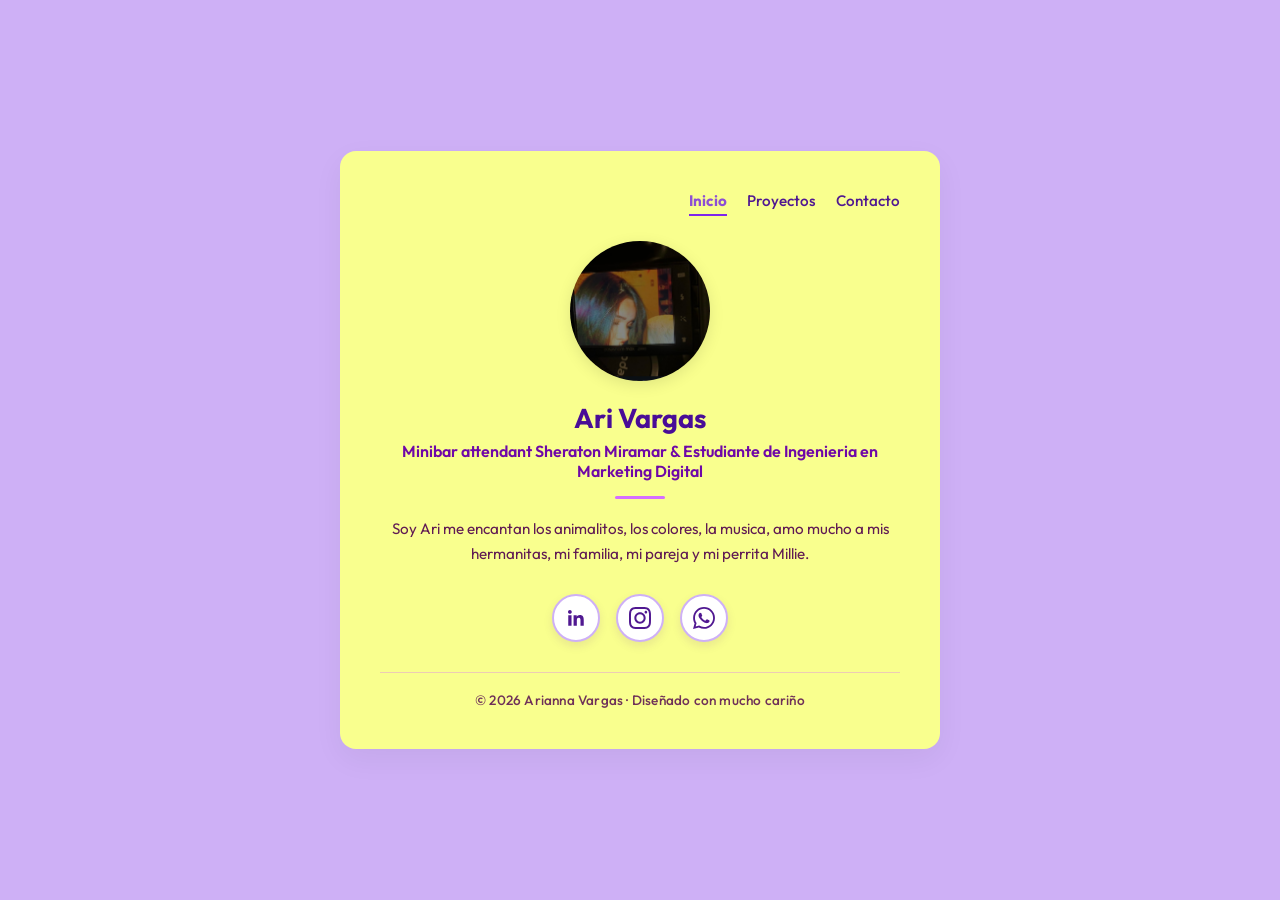
<file: index.html>
<!DOCTYPE html>
<html lang="es">

<head>
    <meta charset="UTF-8">
    <meta name="viewport" content="width=device-width, initial-scale=1.0">
    <title>Mi Portafolio - Tarjeta de Presentación</title>
    <!-- Vinculación del archivo CSS externo -->
    <link rel="stylesheet" href="css/style.css">
    <!-- Librería AOS para animaciones al hacer scroll -->
    <link rel="stylesheet" href="https://unpkg.com/aos@next/dist/aos.css" />
    <!-- Opcional: Tipografía desde Google Fonts (Outfit) -->
    <link rel="preconnect" href="https://fonts.googleapis.com">
    <link rel="preconnect" href="https://fonts.gstatic.com" crossorigin>
    <link href="https://fonts.googleapis.com/css2?family=Outfit:wght@300;400;600;700&display=swap" rel="stylesheet">
</head>

<body>

    <!-- CONTENEDOR CENTRAL (TARJETA) -->
    <main class="card">
        <!-- Encabezado con Menú de Navegación Superior -->
        <header class="main-header">
            <nav class="nav-menu">
                <a href="index.html" class="nav-link active">Inicio</a>
                <a href="proyectos.html" class="nav-link">Proyectos</a>
                <a href="contacto.html" class="nav-link">Contacto</a>
            </nav>
        </header>

        <!-- Sección Foto de perfil con animación AOS -->
        <section id="avatar" data-aos="zoom-in" data-aos-duration="900">
            <img src="img/avatar.jpeg" alt="Foto de perfil de Arianna Vargas">
        </section>

        <!-- Sección Nombre, rol y biografía -->
        <header id="bio" data-aos="fade-up" data-aos-delay="100">
            <h1>Ari Vargas</h1>
            <p class="rol">Minibar attendant Sheraton Miramar & Estudiante de Ingenieria en Marketing Digital</p>
            <hr>
            <p class="descripcion">
                Soy Ari me encantan los animalitos, los colores, la musica, amo mucho a mis hermanitas, mi familia, mi
                pareja y mi perrita Millie.
            </p>
            </section>

            <!-- Sección Enlaces y botones de redes sociales -->
            <section id="links" data-aos="fade-up" data-aos-delay="200">
                <a href="https://www.linkedin.com/in/arianna-vargas-jiménez-210b1036b/" target="_blank"
                    class="btn-social linkedin" aria-label="LinkedIn" title="LinkedIn">
                    <svg xmlns="http://www.w3.org/2000/svg" width="22" height="22" viewBox="0 0 24 24"
                        fill="currentColor">
                        <path
                            d="M20.447 20.452h-3.554v-5.569c0-1.328-.027-3.037-1.852-3.037-1.853 0-2.136 1.445-2.136 2.939v5.667H9.351V9h3.414v1.561h.046c.477-.9 1.637-1.85 3.37-1.85 3.601 0 4.267 2.37 4.267 5.455v6.286zM5.337 7.433c-1.144 0-2.063-.926-2.063-2.065 0-1.138.92-2.063 2.063-2.063 1.14 0 2.064.925 2.064 2.063 0 1.139-.925 2.065-2.064 2.065zm1.782 13.019H3.555V9h3.564v11.452z" />
                    </svg>
                </a>
                <a href="https://www.instagram.com/mnk.arii/" target="_blank" class="btn-social instagram"
                    aria-label="Instagram" title="Instagram">
                    <svg xmlns="http://www.w3.org/2000/svg" width="22" height="22" viewBox="0 0 24 24"
                        fill="currentColor">
                        <path
                            d="M12 2.163c3.204 0 3.584.012 4.85.07 3.252.148 4.771 1.691 4.919 4.919.058 1.265.069 1.645.069 4.849 0 3.205-.012 3.584-.069 4.849-.149 3.225-1.664 4.771-4.919 4.919-1.266.058-1.644.07-4.85.07-3.204 0-3.584-.012-4.849-.07-3.26-.149-4.771-1.699-4.919-4.92-.058-1.265-.07-1.644-.07-4.849 0-3.204.013-3.583.07-4.849.149-3.227 1.664-4.771 4.919-4.919 1.266-.057 1.645-.069 4.849-.069zm0-2.163c-3.259 0-3.667.014-4.947.072-4.358.2-6.78 2.618-6.98 6.98-.059 1.281-.073 1.689-.073 4.948 0 3.259.014 3.668.072 4.948.2 4.358 2.618 6.78 6.98 6.98 1.281.058 1.689.072 4.948.072 3.259 0 3.668-.014 4.948-.072 4.354-.2 6.782-2.618 6.979-6.98.059-1.28.073-1.689.073-4.948 0-3.259-.014-3.667-.072-4.947-.196-4.354-2.617-6.78-6.979-6.98-1.281-.059-1.69-.073-4.949-.073zm0 5.838c-3.403 0-6.162 2.759-6.162 6.162s2.759 6.163 6.162 6.163 6.162-2.759 6.162-6.163c0-3.403-2.759-6.162-6.162-6.162zm0 10.162c-2.209 0-4-1.79-4-4 0-2.209 1.791-4 4-4s4 1.791 4 4c0 2.21-1.791 4-4 4zm6.406-11.845c-.796 0-1.441.645-1.441 1.44s.645 1.44 1.441 1.44c.795 0 1.439-.645 1.439-1.44s-.644-1.44-1.439-1.44z" />
                    </svg>
                </a>
                <a href="https://wa.me/56926053711" target="_blank" class="btn-social whatsapp" aria-label="WhatsApp"
                    title="WhatsApp">
                    <svg xmlns="http://www.w3.org/2000/svg" width="22" height="22" viewBox="0 0 24 24"
                        fill="currentColor">
                        <path
                            d="M.057 24l1.687-6.163c-1.041-1.804-1.588-3.849-1.587-5.946.003-6.556 5.338-11.891 11.893-11.891 3.181.001 6.167 1.24 8.413 3.488 2.245 2.248 3.481 5.236 3.48 8.414-.003 6.557-5.338 11.892-11.893 11.892-1.99-.001-3.951-.5-5.688-1.448l-6.305 1.654zm6.597-3.807c1.676.995 3.276 1.591 5.392 1.592 5.448 0 9.886-4.434 9.889-9.885.002-5.462-4.415-9.89-9.881-9.892-5.452 0-9.887 4.434-9.889 9.884-.001 2.225.651 3.891 1.746 5.634l-.999 3.648 3.742-.981zm11.387-5.464c-.074-.124-.272-.198-.57-.347-.297-.149-1.758-.868-2.031-.967-.272-.099-.47-.149-.669.149-.198.297-.768.967-.941 1.165-.173.198-.347.223-.644.074-.297-.149-1.255-.462-2.39-1.475-.883-.788-1.48-1.761-1.653-2.059-.173-.297-.018-.458.13-.606.134-.133.297-.347.446-.521.151-.172.2-.296.3-.495.099-.198.05-.372-.025-.521-.075-.148-.669-1.611-.916-2.206-.242-.579-.487-.501-.669-.51l-.57-.01c-.198 0-.52.074-.792.372s-1.04 1.016-1.04 2.479 1.065 2.876 1.213 3.074c.149.198 2.095 3.2 5.076 4.487.709.306 1.263.489 1.694.626.712.226 1.36.194 1.872.118.571-.085 1.758-.719 2.006-1.413.248-.695.248-1.29.173-1.414z" />
                    </svg>
                </a>
            </section>

            <!-- Pie de página semántico con animación AOS -->
            <footer class="site-footer" data-aos="fade-up" data-aos-delay="300">
                <p>&copy; 2026 Arianna Vargas · Diseñado con mucho cariño</p>
            </footer>

    </main>

    <!-- Librería JavaScript de AOS -->
    <script src="https://unpkg.com/aos@next/dist/aos.js"></script>
    <script>
        AOS.init({
            duration: 800,
            once: true
        });
    </script>

</body>

</html>
</file>
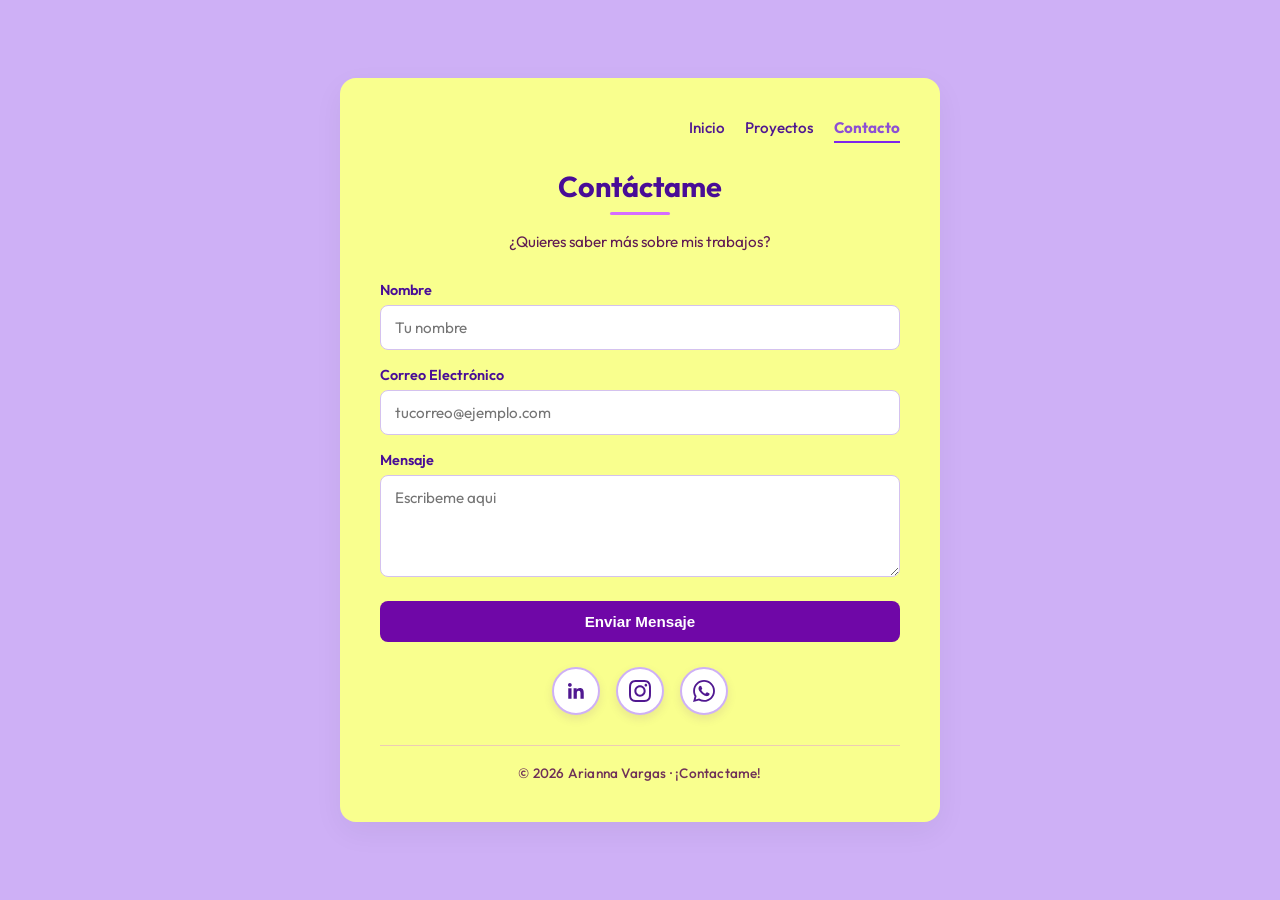
<file: contacto.html>
<!DOCTYPE html>
<html lang="es">

<head>
    <meta charset="UTF-8">
    <meta name="viewport" content="width=device-width, initial-scale=1.0">
    <title>Contacto - Arianna Vargas</title>
    <!-- Vinculación del archivo CSS externo -->
    <link rel="stylesheet" href="css/style.css">
    <!-- Librería AOS para animaciones al hacer scroll -->
    <link rel="stylesheet" href="https://unpkg.com/aos@next/dist/aos.css" />
    <!-- Tipografía desde Google Fonts (Outfit) -->
    <link rel="preconnect" href="https://fonts.googleapis.com">
    <link rel="preconnect" href="https://fonts.gstatic.com" crossorigin>
    <link href="https://fonts.googleapis.com/css2?family=Outfit:wght@300;400;600;700&display=swap" rel="stylesheet">
</head>

<body>

    <!-- CONTENEDOR CENTRAL (TARJETA CONTACTO) -->
    <main class="card card-contacto">

        <!-- Encabezado con Menú de Navegación Superior -->
        <header class="main-header">
            <nav class="nav-menu">
                <a href="index.html" class="nav-link">Inicio</a>
                <a href="proyectos.html" class="nav-link">Proyectos</a>
                <a href="contacto.html" class="nav-link active">Contacto</a>
            </nav>
        </header>

        <!-- Sección de Contacto -->
        <section class="contact-container">
            <h2 data-aos="fade-down">Contáctame</h2>
            <hr class="divider">
            <p class="section-desc">¿Quieres saber más sobre mis trabajos?</p>

            <form class="contact-form" action="#" method="POST" data-aos="zoom-in" data-aos-delay="100"
                onsubmit="event.preventDefault(); alert('¡Gracias por tu mensaje! Pronto me pondré en contacto.');">
                <div class="form-group">
                    <label for="nombre">Nombre</label>
                    <input type="text" id="nombre" name="nombre" placeholder="Tu nombre" required>
                </div>

                <div class="form-group">
                    <label for="email">Correo Electrónico</label>
                    <input type="email" id="email" name="email" placeholder="tucorreo@ejemplo.com" required>
                </div>

                <div class="form-group">
                    <label for="mensaje">Mensaje</label>
                    <textarea id="mensaje" name="mensaje" rows="4" placeholder="Escribeme aqui" required></textarea>
                </div>

                <button type="submit" class="btn-submit">Enviar Mensaje</button>
            </form>

            <div id="links" style="margin-top: 25px;" data-aos="fade-up" data-aos-delay="200">
                <a href="https://www.linkedin.com/in/arianna-vargas-jiménez-210b1036b/" target="_blank"
                    class="btn-social linkedin" aria-label="LinkedIn" title="LinkedIn">
                    <svg xmlns="http://www.w3.org/2000/svg" width="22" height="22" viewBox="0 0 24 24"
                        fill="currentColor">
                        <path
                            d="M20.447 20.452h-3.554v-5.569c0-1.328-.027-3.037-1.852-3.037-1.853 0-2.136 1.445-2.136 2.939v5.667H9.351V9h3.414v1.561h.046c.477-.9 1.637-1.85 3.37-1.85 3.601 0 4.267 2.37 4.267 5.455v6.286zM5.337 7.433c-1.144 0-2.063-.926-2.063-2.065 0-1.138.92-2.063 2.063-2.063 1.14 0 2.064.925 2.064 2.063 0 1.139-.925 2.065-2.064 2.065zm1.782 13.019H3.555V9h3.564v11.452z" />
                    </svg>
                </a>
                <a href="https://www.instagram.com/mnk.arii/" target="_blank" class="btn-social instagram"
                    aria-label="Instagram" title="Instagram">
                    <svg xmlns="http://www.w3.org/2000/svg" width="22" height="22" viewBox="0 0 24 24"
                        fill="currentColor">
                        <path
                            d="M12 2.163c3.204 0 3.584.012 4.85.07 3.252.148 4.771 1.691 4.919 4.919.058 1.265.069 1.645.069 4.849 0 3.205-.012 3.584-.069 4.849-.149 3.225-1.664 4.771-4.919 4.919-1.266.058-1.644.07-4.85.07-3.204 0-3.584-.012-4.849-.07-3.26-.149-4.771-1.699-4.919-4.92-.058-1.265-.07-1.644-.07-4.849 0-3.204.013-3.583.07-4.849.149-3.227 1.664-4.771 4.919-4.919 1.266-.057 1.645-.069 4.849-.069zm0-2.163c-3.259 0-3.667.014-4.947.072-4.358.2-6.78 2.618-6.98 6.98-.059 1.281-.073 1.689-.073 4.948 0 3.259.014 3.668.072 4.948.2 4.358 2.618 6.78 6.98 6.98 1.281.058 1.689.072 4.948.072 3.259 0 3.668-.014 4.948-.072 4.354-.2 6.782-2.618 6.979-6.98.059-1.28.073-1.689.073-4.948 0-3.259-.014-3.667-.072-4.947-.196-4.354-2.617-6.78-6.979-6.98-1.281-.059-1.69-.073-4.949-.073zm0 5.838c-3.403 0-6.162 2.759-6.162 6.162s2.759 6.163 6.162 6.163 6.162-2.759 6.162-6.163c0-3.403-2.759-6.162-6.162-6.162zm0 10.162c-2.209 0-4-1.79-4-4 0-2.209 1.791-4 4-4s4 1.791 4 4c0 2.21-1.791 4-4 4zm6.406-11.845c-.796 0-1.441.645-1.441 1.44s.645 1.44 1.441 1.44c.795 0 1.439-.645 1.439-1.44s-.644-1.44-1.439-1.44z" />
                    </svg>
                </a>
                <a href="https://wa.me/56926053711" target="_blank" class="btn-social whatsapp" aria-label="WhatsApp"
                    title="WhatsApp">
                    <svg xmlns="http://www.w3.org/2000/svg" width="22" height="22" viewBox="0 0 24 24"
                        fill="currentColor">
                        <path
                            d="M.057 24l1.687-6.163c-1.041-1.804-1.588-3.849-1.587-5.946.003-6.556 5.338-11.891 11.893-11.891 3.181.001 6.167 1.24 8.413 3.488 2.245 2.248 3.481 5.236 3.48 8.414-.003 6.557-5.338 11.892-11.893 11.892-1.99-.001-3.951-.5-5.688-1.448l-6.305 1.654zm6.597-3.807c1.676.995 3.276 1.591 5.392 1.592 5.448 0 9.886-4.434 9.889-9.885.002-5.462-4.415-9.89-9.881-9.892-5.452 0-9.887 4.434-9.889 9.884-.001 2.225.651 3.891 1.746 5.634l-.999 3.648 3.742-.981zm11.387-5.464c-.074-.124-.272-.198-.57-.347-.297-.149-1.758-.868-2.031-.967-.272-.099-.47-.149-.669.149-.198.297-.768.967-.941 1.165-.173.198-.347.223-.644.074-.297-.149-1.255-.462-2.39-1.475-.883-.788-1.48-1.761-1.653-2.059-.173-.297-.018-.458.13-.606.134-.133.297-.347.446-.521.151-.172.2-.296.3-.495.099-.198.05-.372-.025-.521-.075-.148-.669-1.611-.916-2.206-.242-.579-.487-.501-.669-.51l-.57-.01c-.198 0-.52.074-.792.372s-1.04 1.016-1.04 2.479 1.065 2.876 1.213 3.074c.149.198 2.095 3.2 5.076 4.487.709.306 1.263.489 1.694.626.712.226 1.36.194 1.872.118.571-.085 1.758-.719 2.006-1.413.248-.695.248-1.29.173-1.414z" />
                    </svg>
                </a>
            </div>
        </section>

        <!-- Pie de página semántico con animación AOS -->
        <footer class="site-footer" data-aos="fade-up" data-aos-delay="300">
            <p>&copy; 2026 Arianna Vargas · ¡Contactame!</p>
        </footer>

    </main>

    <!-- Librería JavaScript de AOS -->
    <script src="https://unpkg.com/aos@next/dist/aos.js"></script>
    <script>
        AOS.init({
            duration: 800,
            once: true
        });
    </script>

</body>

</html>
</file>
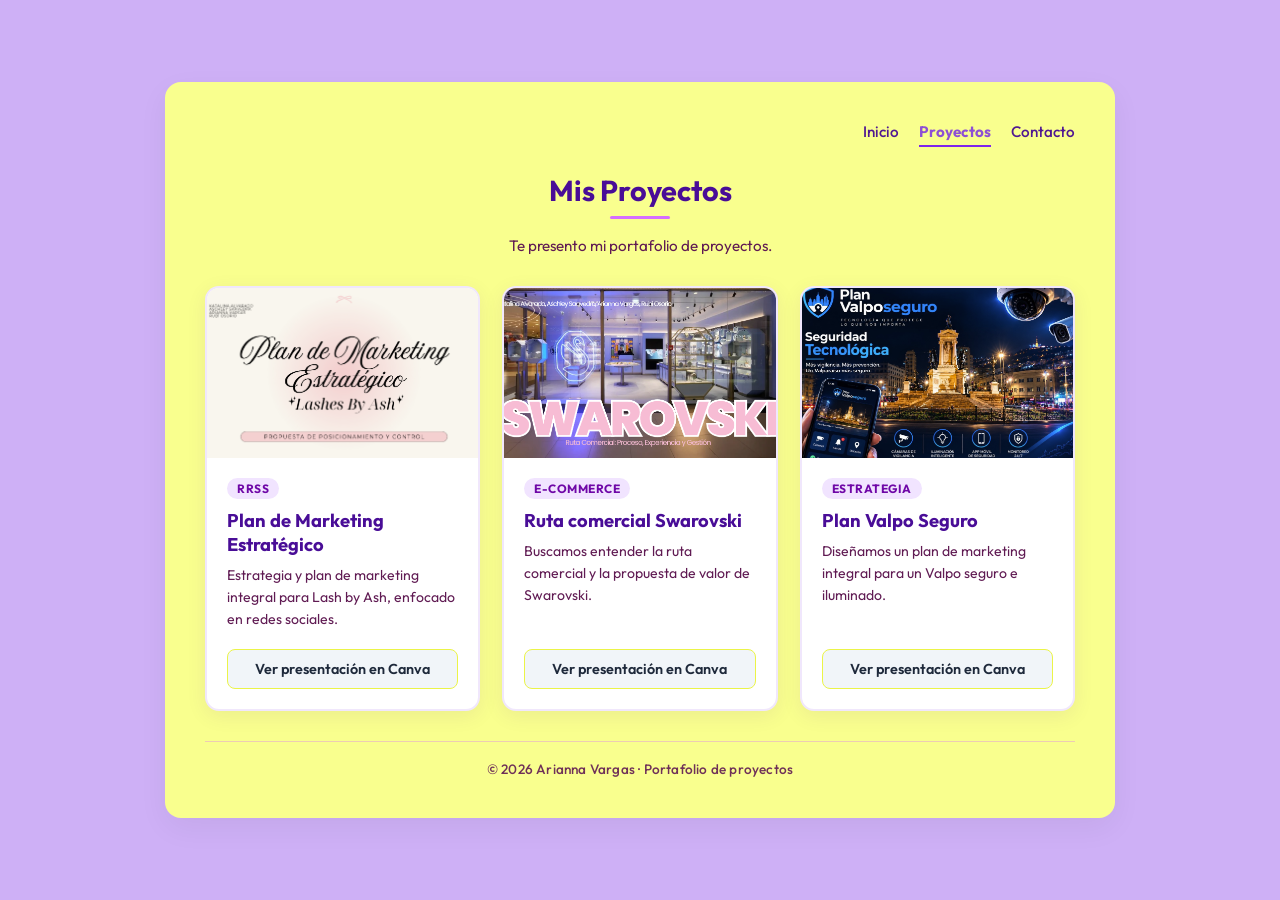
<file: proyectos.html>
<!DOCTYPE html>
<html lang="es">

<head>
    <meta charset="UTF-8">
    <meta name="viewport" content="width=device-width, initial-scale=1.0">
    <title>Mis Proyectos - Arianna Vargas</title>
    <!-- Vinculación del archivo CSS externo -->
    <link rel="stylesheet" href="css/style.css">
    <!-- Librería AOS para animaciones al hacer scroll -->
    <link rel="stylesheet" href="https://unpkg.com/aos@next/dist/aos.css" />
    <!-- Tipografía desde Google Fonts (Outfit) -->
    <link rel="preconnect" href="https://fonts.googleapis.com">
    <link rel="preconnect" href="https://fonts.gstatic.com" crossorigin>
    <link href="https://fonts.googleapis.com/css2?family=Outfit:wght@300;400;600;700&display=swap" rel="stylesheet">
</head>

<body>

    <!-- CONTENEDOR CENTRAL (TARJETA PROYECTOS) -->
    <main class="card card-proyectos">

        <!-- Encabezado con Menú de Navegación común -->
        <header class="main-header">
            <nav class="nav-menu">
                <a href="index.html" class="nav-link">Inicio</a>
                <a href="proyectos.html" class="nav-link active">Proyectos</a>
                <a href="contacto.html" class="nav-link">Contacto</a>
            </nav>
        </header>

        <!-- Sección de Proyectos -->
        <section class="projects-container">
            <h2 data-aos="fade-down">Mis Proyectos</h2>
            <hr class="divider">
            <p class="section-desc">Te presento mi portafolio de proyectos.</p>

            <div class="projects-grid">
                <!-- Proyecto 1: Social Ads -->
                <article class="project-card" data-aos="fade-up" data-aos-delay="100">
                    <img src="img/Proyecto 1.png" alt="Lash by Ash">
                    <div class="project-info">
                        <span class="project-tag">RRSS</span>
                        <h3>Plan de Marketing Estratégico</h3>
                        <p>Estrategia y plan de marketing integral para Lash by Ash, enfocado en redes sociales.</p>
                        <a href="https://www.canva.com/design/DAHPNbspm8A/bP6kl9DsBf-o7aCKsM9HSw/edit" target="_blank"
                            class="btn-link">Ver presentación en Canva</a>
                    </div>
                </article>

                <!-- Proyecto 2: Google Ads -->
                <article class="project-card" data-aos="fade-up" data-aos-delay="200">
                    <img src="img/Proyecto 2.png" alt="Swarovski">
                    <div class="project-info">
                        <span class="project-tag">E-commerce</span>
                        <h3>Ruta comercial Swarovski</h3>
                        <p>Buscamos entender la ruta comercial y la propuesta de valor de Swarovski.</p>
                        <a href="https://www.canva.com/design/DAHOdAKuPGY/lU3Lw97rkO08gcCwKMSHAA/edit" target="_blank"
                            class="btn-link">Ver presentación en Canva</a>
                    </div>
                </article>

                <!-- Proyecto 3: Landing Page -->
                <article class="project-card" data-aos="fade-up" data-aos-delay="300">
                    <img src="img/Proyecto 3.png" alt="Plan Valpo Seguro">
                    <div class="project-info">
                        <span class="project-tag">Estrategia </span>
                        <h3>Plan Valpo Seguro</h3>
                        <p>Diseñamos un plan de marketing integral para un Valpo seguro e iluminado.</p>
                        <a href="https://www.canva.com/design/DAHUuCc9e1U/1phsu04-NOrcLoqruPWzNA/edit" target="_blank"
                            class="btn-link">Ver presentación en Canva</a>
                    </div>
                </article>

            </div>
        </section>

        <!-- Pie de página semántico con animación AOS -->
        <footer class="site-footer" data-aos="fade-up" data-aos-delay="400">
            <p>&copy; 2026 Arianna Vargas · Portafolio de proyectos </p>
        </footer>

    </main>

    <!-- Librería JavaScript de AOS -->
    <script src="https://unpkg.com/aos@next/dist/aos.js"></script>
    <script>
        AOS.init({
            duration: 800,
            once: true
        });
    </script>

</body>

</html>
</file>
<file: css/style.css>
/* ==========================================================================
   1. RESET Y ESTILOS GENERALES
   ========================================================================== */
* {
    margin: 0;
    padding: 0;
    box-sizing: border-box;
    /* Permite calcular bordes y paddings dentro del tamaño del elemento */
}

html,
body {
    overflow-x: hidden;
}

body {
    font-family: 'Outfit', 'Arial', sans-serif;
    background-color: #ceb0f6;
    /* Color de fondo de la página */

    /* ESTRUCTURA DE CENTRADO (FLEXBOX) */
    display: flex;
    justify-content: center;
    /* Centra la tarjeta horizontalmente */
    align-items: center;
    /* Centra la tarjeta verticalmente */

    min-height: 100vh;
    /* Fuerza al body a ocupar todo el alto de la pantalla visible */
    padding: 20px;
    /* Colchón de seguridad para que la tarjeta no choque en celulares */
}

/* ==========================================================================
   2. CONTENEDOR CENTRAL RESPONSIVO (CARD)
   ========================================================================== */
.card {
    background-color: #f9ff8e;

    /* RESPONSIVIDAD */
    width: 90%;
    /* Ocupará el 90% de la pantalla en dispositivos móviles */
    max-width: 600px;
    /* En pantallas grandes, se detendrá y no medirá más de 600px */

    border-radius: 16px;
    box-shadow: 0 10px 30px rgba(0, 0, 0, 0.05);
    /* Sombra suave para dar profundidad */
    padding: 40px;
    text-align: center;
    /* Centra los textos que pongas dentro por defecto */
}

/* ==========================================================================
   3. MENÚ DE NAVEGACIÓN SUPERIOR
   ========================================================================== */
.nav-menu {
    display: flex;
    justify-content: flex-end;
    /* Alinea los enlaces a la derecha */
    gap: 20px;
    /* Espacio entre cada enlace */
    margin-bottom: 25px;
    /* Separación con el avatar */
}

.nav-link {
    text-decoration: none;
    /* Quita el subrayado */
    color: #501891;
    /* Color gris moderno */
    font-size: 0.95rem;
    font-weight: 500;
    transition: color 0.3s ease;
    padding-bottom: 4px;
}

.nav-link:hover {
    color: #7c09ef;
    /* Color al pasar el mouse */
}

.nav-link.active {
    color: #8d4fd4;
    font-weight: 700;
    border-bottom: 2px solid #7e25eb;
    /* Línea indicadora de página actual */
}

/* ==========================================================================
   4. FOTO DE PERFIL / AVATAR
   ========================================================================== */
#avatar {
    margin: 0 auto 20px;
    /* Centra el contenedor horizontalmente */
    width: 140px;
    /* Tamaño fijo para que no se deforme */
    height: 140px;
}

#avatar img {
    width: 100%;
    height: 100%;
    border-radius: 50%;
    /* Convierte la imagen en círculo perfecto */
    object-fit: cover;
    /* Evita que la foto se estire */
    box-shadow: 0 4px 15px rgba(0, 0, 0, 0.1);
    /* Sombra elegante */
}

/* ==========================================================================
   5. JERARQUÍA DE TEXTOS Y BIOGRAFÍA
   ========================================================================== */
#bio h1 {
    font-size: 1.7rem;
    color: #490d97;
    /* Azul oscuro / casi negro legible */
    margin-bottom: 6px;
}

#bio .rol {
    font-size: 1rem;
    color: #6f07a7;
    /* Color de acento */
    font-weight: 600;
    margin-bottom: 15px;
}

#bio hr {
    width: 50px;
    /* Ancho corto para la línea decorativa */
    height: 3px;
    background-color: #d66eff;
    /* Mismo color de acento */
    border: none;
    border-radius: 3px;
    margin: 0 auto 18px;
    /* Centrada */
}

#bio .descripcion {
    font-size: 0.95rem;
    line-height: 1.6;
    /* Espaciado de lectura cómodo */
    color: #601b53;
    margin-bottom: 28px;
}

/* ==========================================================================
   6. ENLACES Y BOTONES DE CONTACTO
   ========================================================================== */
#links {
    display: flex;
    justify-content: center;
    align-items: center;
    gap: 16px;
    flex-wrap: wrap;
}

.btn-social {
    display: inline-flex;
    align-items: center;
    justify-content: center;
    width: 48px;
    height: 48px;
    border-radius: 50%;
    background-color: #ffffff;
    color: #501891;
    border: 2px solid #ceb0f6;
    box-shadow: 0 4px 10px rgba(80, 24, 145, 0.1);
    transition: all 0.3s cubic-bezier(0.4, 0, 0.2, 1);
    text-decoration: none;
}

.btn-social svg {
    width: 22px;
    height: 22px;
    transition: transform 0.3s ease;
}

.btn-social:hover {
    transform: translateY(-3px) scale(1.08);
    color: #ffffff;
    box-shadow: 0 6px 16px rgba(92, 12, 99, 0.25);
}

/* Colores representativos de cada red social al pasar el cursor */
.btn-social.linkedin:hover {
    background-color: #0077b5;
    border-color: #0077b5;
}

.btn-social.instagram:hover {
    background: radial-gradient(circle at 30% 107%, #fdf497 0%, #fdf497 5%, #fd5949 45%, #d6249f 60%, #285aeb 90%);
    border-color: #d6249f;
}

.btn-social.whatsapp:hover {
    background-color: #25d366;
    border-color: #25d366;
}

.btn-social:hover svg {
    transform: scale(1.1);
}

.btn-link {
    text-decoration: none;
    background-color: #f1f5f9;
    color: #1e293b;
    padding: 10px 20px;
    border-radius: 8px;
    font-size: 0.9rem;
    font-weight: 600;
    border: 1px solid #ebf448;
    transition: all 0.3s ease;
}

.btn-link:hover {
    background-color: #5c0c63;
    /* Combina con tu línea rosada */
    color: #ffffff;
    transform: translateY(-2px);
    box-shadow: 0 4px 12px rgba(255, 110, 190, 0.3);
}

/* ==========================================================================
   7. SECCIÓN DE PROYECTOS (proyectos.html)
   ========================================================================== */
.card-proyectos {
    max-width: 950px;
    width: 95%;
    margin: 20px auto;
}

.projects-container h2 {
    font-size: 1.8rem;
    color: #490d97;
    margin-bottom: 8px;
}

.projects-container hr.divider {
    width: 60px;
    height: 3px;
    background-color: #d66eff;
    border: none;
    border-radius: 3px;
    margin: 0 auto 16px;
}

.section-desc {
    font-size: 0.95rem;
    color: #601b53;
    line-height: 1.5;
    max-width: 650px;
    margin: 0 auto 28px;
}

/* Cuadrícula de proyectos */
.projects-grid {
    display: grid;
    grid-template-columns: repeat(auto-fit, minmax(260px, 1fr));
    gap: 22px;
    text-align: left;
}

/* Tarjeta individual de proyecto */
.project-card {
    background-color: #ffffff;
    border-radius: 14px;
    overflow: hidden;
    box-shadow: 0 5px 20px rgba(80, 24, 145, 0.08);
    display: flex;
    flex-direction: column;
    transition: transform 0.3s ease, box-shadow 0.3s ease, border-color 0.3s ease;
    border: 2px solid rgba(206, 176, 246, 0.3);
}

.project-card:hover {
    transform: translateY(-6px);
    border-color: #b877f7;
    /* Efecto de borde iluminado en color lila con resplandor suave */
    box-shadow: 0 12px 30px rgba(80, 24, 145, 0.16),
        0 0 20px rgba(184, 119, 247, 0.65),
        0 0 35px rgba(206, 176, 246, 0.45);
}

.project-card img {
    width: 100%;
    height: 170px;
    object-fit: cover;
    display: block;
    transition: transform 0.4s ease;
}

.project-card:hover img {
    transform: scale(1.02);
}

.project-info {
    padding: 20px;
    display: flex;
    flex-direction: column;
    flex-grow: 1;
    justify-content: space-between;
}

.project-tag {
    display: inline-block;
    align-self: flex-start;
    background-color: #f1e4ff;
    color: #6f07a7;
    font-size: 0.75rem;
    font-weight: 700;
    padding: 3px 10px;
    border-radius: 12px;
    margin-bottom: 10px;
    text-transform: uppercase;
    letter-spacing: 0.5px;
}

.project-info h3 {
    font-size: 1.15rem;
    color: #490d97;
    margin-bottom: 8px;
    line-height: 1.3;
}

.project-info p {
    font-size: 0.88rem;
    color: #601b53;
    line-height: 1.55;
    margin-bottom: 18px;
    flex-grow: 1;
}

.project-card .btn-link {
    align-self: stretch;
    text-align: center;
    display: block;
}

/* ==========================================================================
   8. SECCIÓN DE CONTACTO (contacto.html)
   ========================================================================== */
.card-contacto {
    max-width: 600px;
    width: 90%;
}

.contact-container h2 {
    font-size: 1.8rem;
    color: #490d97;
    margin-bottom: 8px;
}

.contact-container hr.divider {
    width: 60px;
    height: 3px;
    background-color: #d66eff;
    border: none;
    border-radius: 3px;
    margin: 0 auto 16px;
}

.contact-form {
    display: flex;
    flex-direction: column;
    gap: 16px;
    text-align: left;
    margin-top: 20px;
}

.form-group {
    display: flex;
    flex-direction: column;
    gap: 6px;
}

.form-group label {
    font-size: 0.9rem;
    font-weight: 600;
    color: #490d97;
}

.form-group input,
.form-group textarea {
    width: 100%;
    padding: 12px 14px;
    border-radius: 8px;
    border: 1px solid #d4c2ee;
    font-family: 'Outfit', sans-serif;
    font-size: 0.95rem;
    background-color: #ffffff;
    color: #333333;
    transition: border-color 0.3s ease, box-shadow 0.3s ease;
}

.form-group input:focus,
.form-group textarea:focus {
    outline: none;
    border-color: #8125eb;
    box-shadow: 0 0 0 3px rgba(129, 37, 235, 0.2);
}

.btn-submit {
    background-color: #6f07a7;
    color: #ffffff;
    padding: 12px 24px;
    border: none;
    border-radius: 8px;
    font-size: 0.95rem;
    font-weight: 600;
    cursor: pointer;
    transition: background-color 0.3s ease, transform 0.2s ease, box-shadow 0.3s ease;
    margin-top: 8px;
}

.btn-submit:hover {
    background-color: #501891;
    transform: translateY(-2px);
    box-shadow: 0 6px 15px rgba(80, 24, 145, 0.3);
}

/* ==========================================================================
   9. RESPONSIVE DESIGN
   ========================================================================== */
@media (max-width: 768px) {
    body {
        padding: 12px;
    }

    .card {
        padding: 28px 20px;
        width: 100%;
    }

    .nav-menu {
        justify-content: center;
        gap: 15px;
    }

    .projects-grid {
        grid-template-columns: 1fr;
    }
}

/* ==========================================================================
   10. PIE DE PÁGINA (FOOTER SEMÁNTICO)
   ========================================================================== */
.site-footer {
    margin-top: 30px;
    padding-top: 18px;
    border-top: 1px solid rgba(214, 110, 255, 0.35);
    font-size: 0.85rem;
    color: #601b53;
    text-align: center;
}

.site-footer p {
    font-weight: 500;
    opacity: 0.9;
    letter-spacing: 0.2px;
}
</file>
